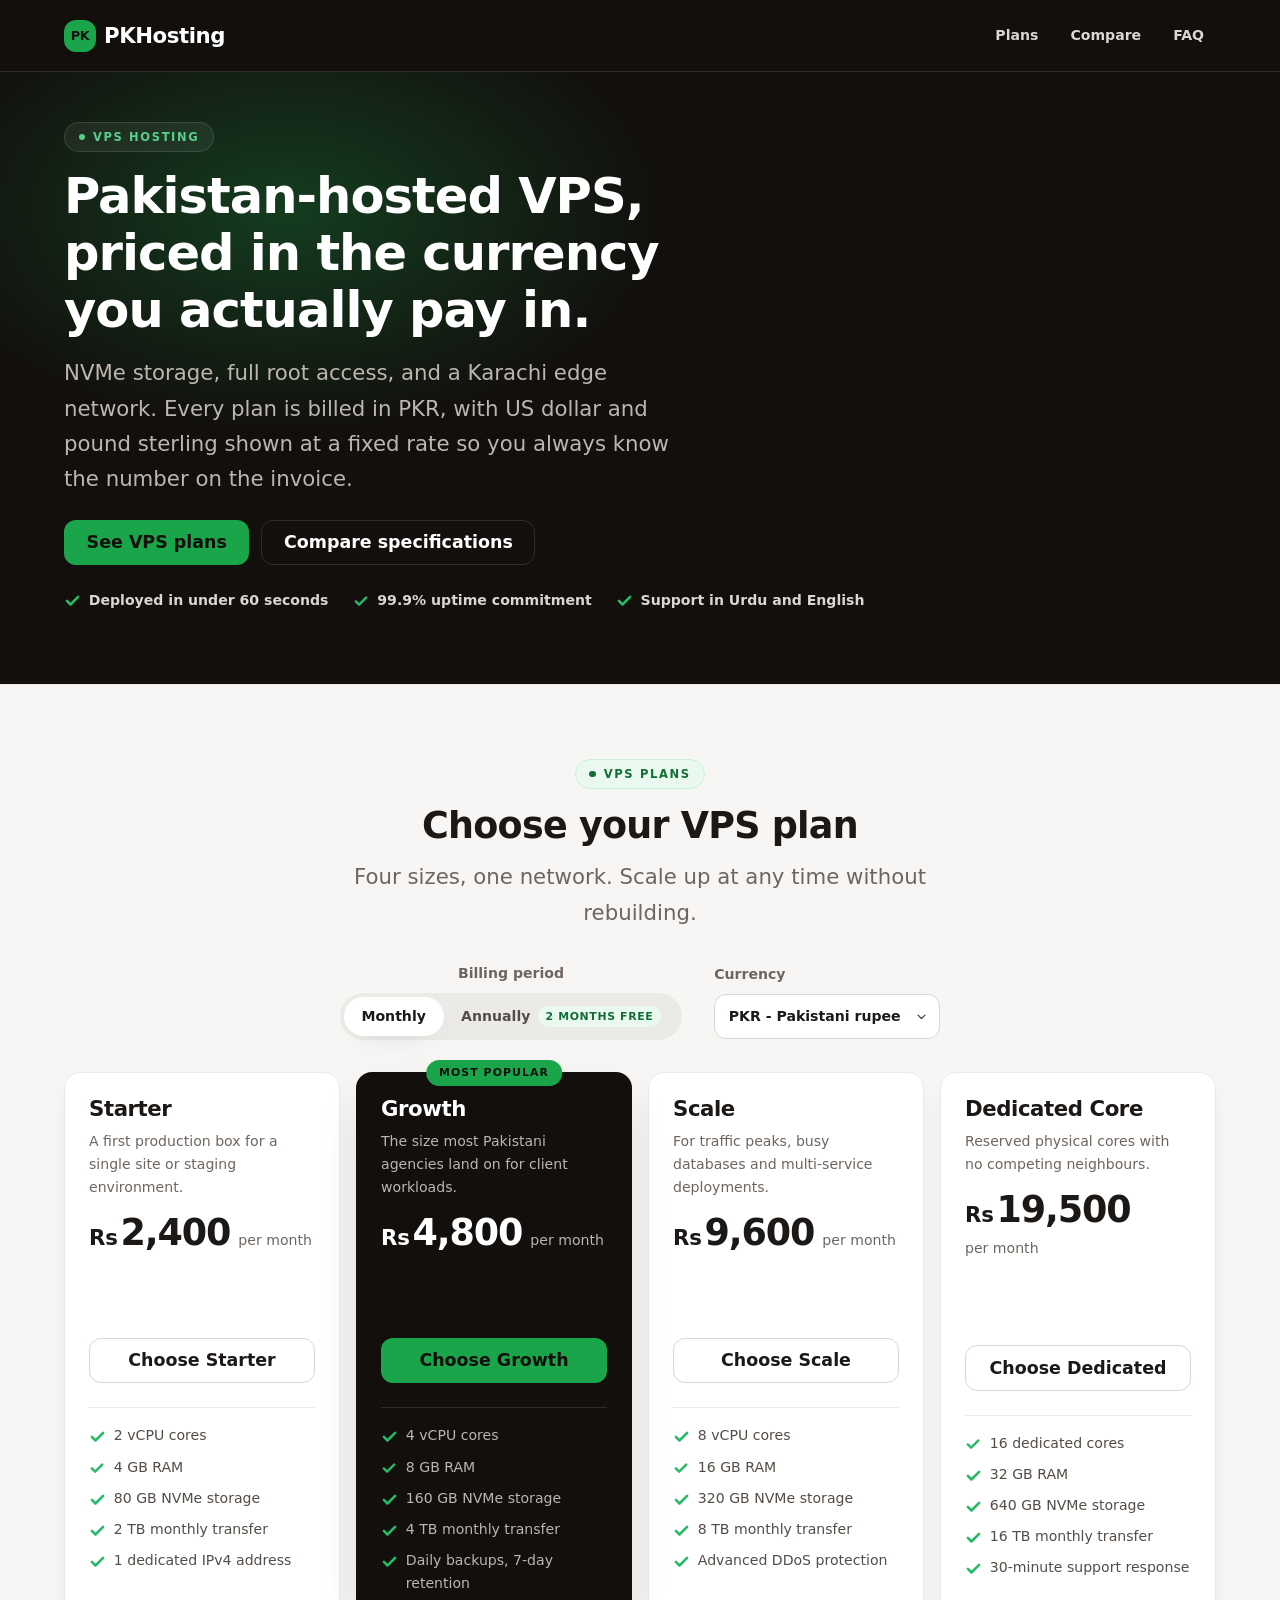
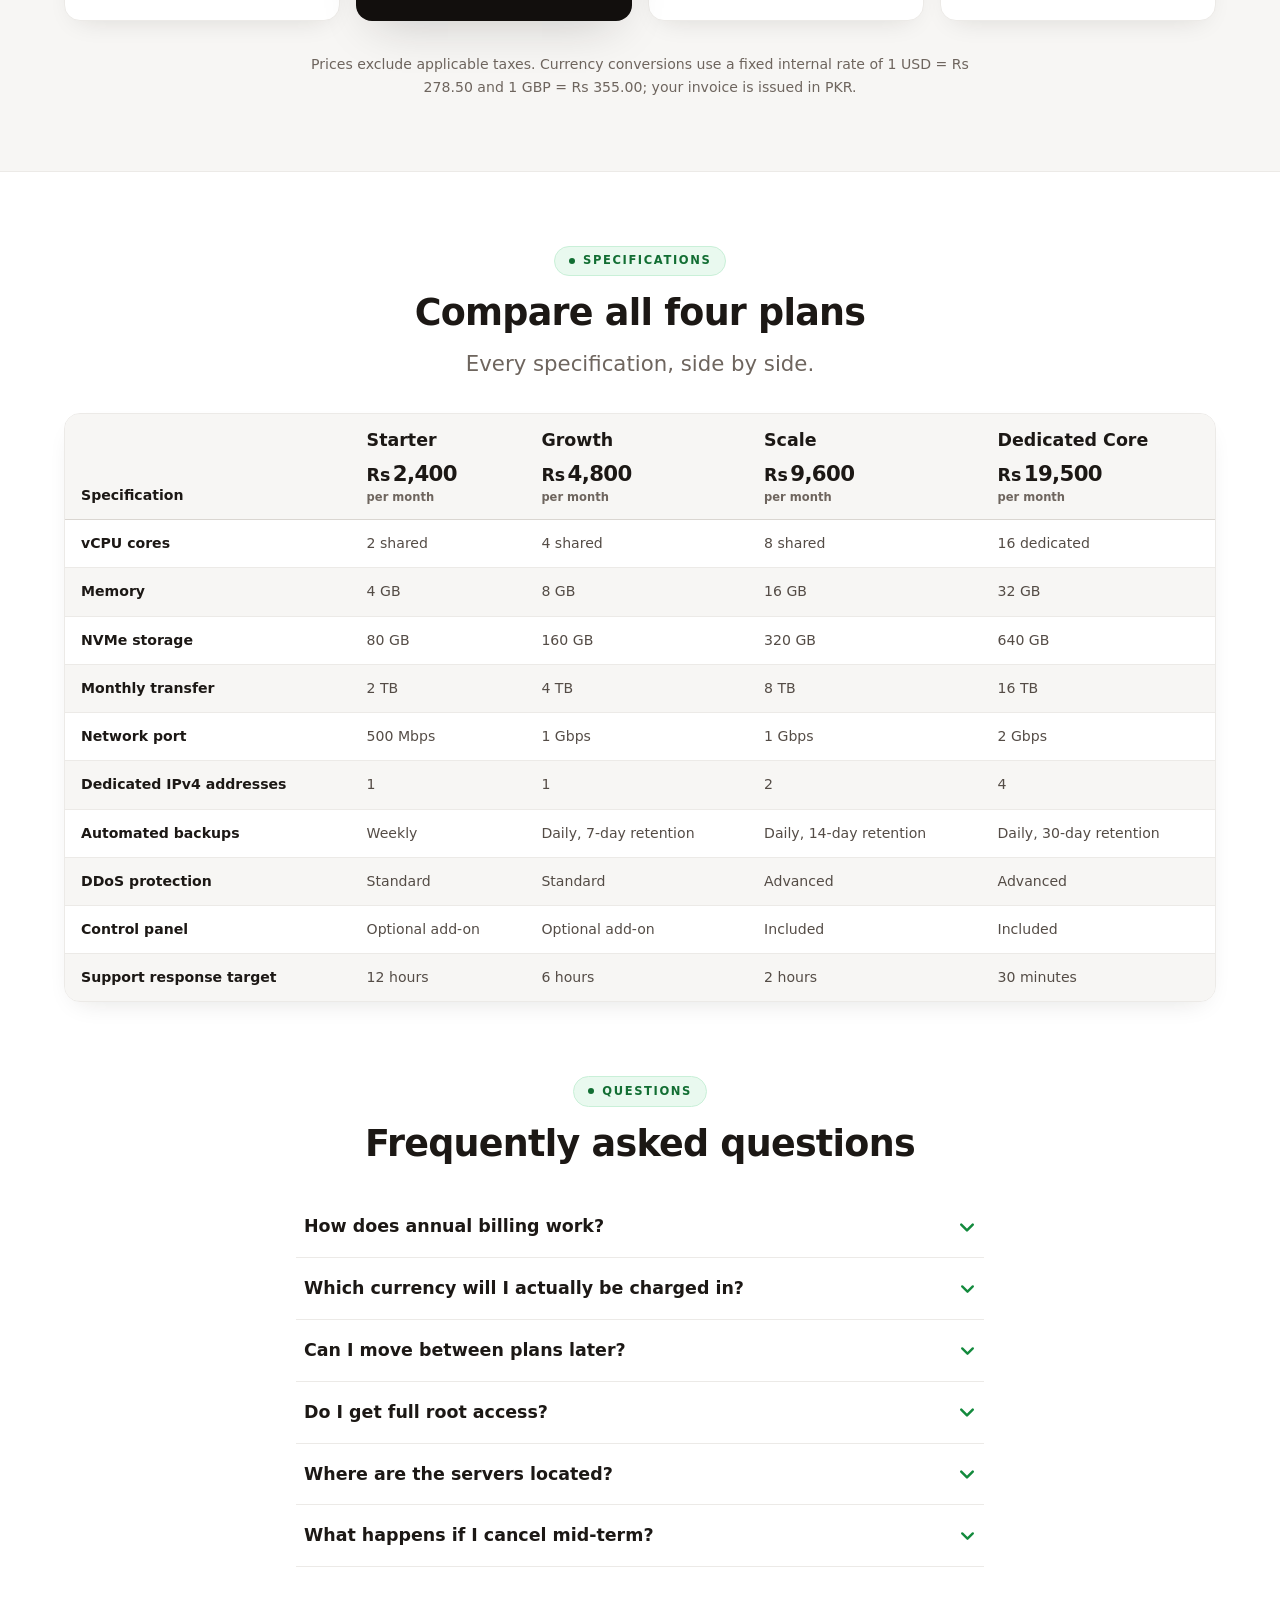
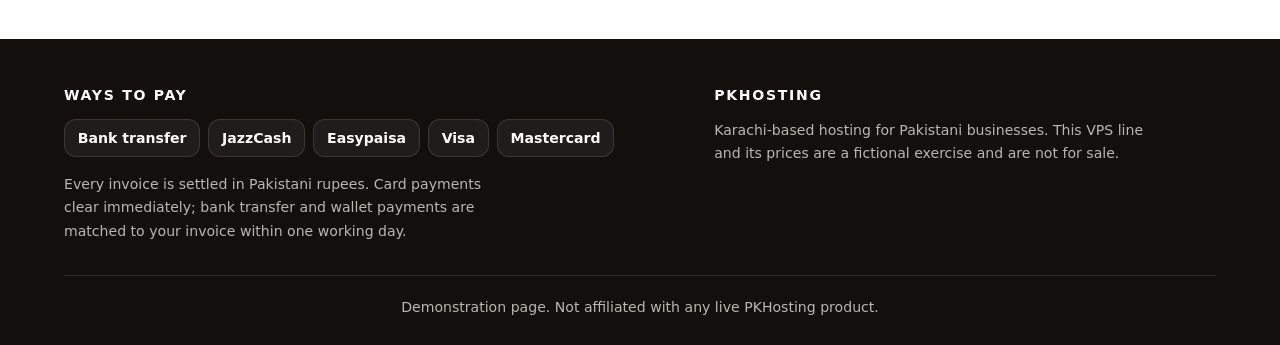
<file: index.html>
<!doctype html>
<html lang="en" class="no-js">
<head>
<meta charset="utf-8">
<meta name="viewport" content="width=device-width, initial-scale=1">
<title>VPS Hosting | PKHosting</title>
<meta name="description" content="VPS hosting plans for Pakistan. NVMe storage, full root access, and local support. Monthly or annual billing in PKR, USD or GBP.">
<link rel="stylesheet" href="css/styles.css">
<script>document.documentElement.classList.remove('no-js');</script>
</head>
<body>

<a class="skip-link" href="#main">Skip to main content</a>

<header class="site-header">
  <div class="wrap site-header__inner">
    <a class="brand" href="#main">
      <span class="brand__mark" aria-hidden="true">PK</span>
      <span class="brand__name">PKHosting</span>
    </a>
    <nav class="site-nav" aria-label="Primary">
      <ul class="site-nav__list">
        <li><a href="#plans">Plans</a></li>
        <li><a href="#compare">Compare</a></li>
        <li><a href="#faq">FAQ</a></li>
      </ul>
    </nav>
  </div>
</header>

<main id="main">

  <!-- Hero -->
  <section class="hero">
    <div class="wrap hero__inner">
      <p class="hero__eyebrow">VPS Hosting</p>
      <h1 class="hero__title">Pakistan-hosted VPS, priced in the currency you actually pay in.</h1>
      <p class="hero__lede">
        NVMe storage, full root access, and a Karachi edge network. Every plan is billed
        in PKR, with US dollar and pound sterling shown at a fixed rate so
        you always know the number on the invoice.
      </p>
      <p class="hero__actions">
        <a class="btn btn--primary" href="#plans">See VPS plans</a>
        <a class="btn btn--ghost" href="#compare">Compare specifications</a>
      </p>
      <ul class="hero__points">
        <li>Deployed in under 60 seconds</li>
        <li>99.9% uptime commitment</li>
        <li>Support in Urdu and English</li>
      </ul>
    </div>
  </section>

  <!-- Plans -->
  <section id="plans" class="plans" aria-labelledby="plans-heading">
    <div class="wrap">
      <div class="section-head">
        <p class="section-head__eyebrow">VPS plans</p>
        <h2 id="plans-heading">Choose your VPS plan</h2>
        <p class="section-head__lede">Four sizes, one network. Scale up at any time without rebuilding.</p>
      </div>

      <!-- Hidden without JS, so we never show a control that cannot do anything. -->
      <div class="controls js-only">
        <fieldset class="billing">
          <legend class="billing__legend">Billing period</legend>
          <div class="billing__options">
            <input type="radio" id="billing-monthly" name="billing" value="monthly" checked>
            <label for="billing-monthly">Monthly</label>
            <input type="radio" id="billing-annual" name="billing" value="annual">
            <label for="billing-annual">Annually <span class="billing__hint">2 months free</span></label>
          </div>
        </fieldset>

        <div class="currency">
          <label for="currency-select">Currency</label>
          <select id="currency-select" name="currency">
            <option value="PKR" selected>PKR - Pakistani rupee</option>
            <option value="USD">USD - US dollar</option>
            <option value="GBP">GBP - pound sterling</option>
          </select>
        </div>
      </div>

      <!-- Monthly PKR is the source of truth. data-plan keys the rewrite; text and key must not drift. -->
      <ul class="cards" role="list">

        <li class="card">
          <h3 class="card__name" id="plan-starter">Starter</h3>
          <p class="card__pitch">A first production box for a single site or staging environment.</p>
          <p class="card__price">
            <span class="price" data-plan="starter">
              <span class="price__symbol">Rs</span><span class="price__amount">2,400</span>
            </span>
            <span class="price__period">per month</span>
          </p>
          <p class="card__annual" data-annual-line hidden>
            <span class="card__annual-total"></span>
            <span class="card__annual-save"></span>
          </p>
          <p class="card__cta">
            <a class="btn btn--ghost btn--block" href="#compare" aria-describedby="plan-starter">Choose Starter</a>
          </p>
          <ul class="card__specs" role="list">
            <li>2 vCPU cores</li>
            <li>4 GB RAM</li>
            <li>80 GB NVMe storage</li>
            <li>2 TB monthly transfer</li>
            <li>1 dedicated IPv4 address</li>
          </ul>
        </li>

        <li class="card card--featured">
          <p class="card__flag">Most popular</p>
          <h3 class="card__name" id="plan-growth">Growth</h3>
          <p class="card__pitch">The size most Pakistani agencies land on for client workloads.</p>
          <p class="card__price">
            <span class="price" data-plan="growth">
              <span class="price__symbol">Rs</span><span class="price__amount">4,800</span>
            </span>
            <span class="price__period">per month</span>
          </p>
          <p class="card__annual" data-annual-line hidden>
            <span class="card__annual-total"></span>
            <span class="card__annual-save"></span>
          </p>
          <p class="card__cta">
            <a class="btn btn--primary btn--block" href="#compare" aria-describedby="plan-growth">Choose Growth</a>
          </p>
          <ul class="card__specs" role="list">
            <li>4 vCPU cores</li>
            <li>8 GB RAM</li>
            <li>160 GB NVMe storage</li>
            <li>4 TB monthly transfer</li>
            <li>Daily backups, 7-day retention</li>
          </ul>
        </li>

        <li class="card">
          <h3 class="card__name" id="plan-scale">Scale</h3>
          <p class="card__pitch">For traffic peaks, busy databases and multi-service deployments.</p>
          <p class="card__price">
            <span class="price" data-plan="scale">
              <span class="price__symbol">Rs</span><span class="price__amount">9,600</span>
            </span>
            <span class="price__period">per month</span>
          </p>
          <p class="card__annual" data-annual-line hidden>
            <span class="card__annual-total"></span>
            <span class="card__annual-save"></span>
          </p>
          <p class="card__cta">
            <a class="btn btn--ghost btn--block" href="#compare" aria-describedby="plan-scale">Choose Scale</a>
          </p>
          <ul class="card__specs" role="list">
            <li>8 vCPU cores</li>
            <li>16 GB RAM</li>
            <li>320 GB NVMe storage</li>
            <li>8 TB monthly transfer</li>
            <li>Advanced DDoS protection</li>
          </ul>
        </li>

        <li class="card">
          <h3 class="card__name" id="plan-dedicated">Dedicated Core</h3>
          <p class="card__pitch">Reserved physical cores with no competing neighbours.</p>
          <p class="card__price">
            <span class="price" data-plan="dedicated">
              <span class="price__symbol">Rs</span><span class="price__amount">19,500</span>
            </span>
            <span class="price__period">per month</span>
          </p>
          <p class="card__annual" data-annual-line hidden>
            <span class="card__annual-total"></span>
            <span class="card__annual-save"></span>
          </p>
          <p class="card__cta">
            <a class="btn btn--ghost btn--block" href="#compare" aria-describedby="plan-dedicated">Choose Dedicated</a>
          </p>
          <ul class="card__specs" role="list">
            <li>16 dedicated cores</li>
            <li>32 GB RAM</li>
            <li>640 GB NVMe storage</li>
            <li>16 TB monthly transfer</li>
            <li>30-minute support response</li>
          </ul>
        </li>

      </ul>

      <p class="plans__note">
        Prices exclude applicable taxes. Currency conversions use a fixed internal rate
        of 1 USD = Rs 278.50 and 1 GBP = Rs 355.00; your invoice is issued in PKR.
      </p>
    </div>
  </section>

  <!-- Comparison -->
  <section id="compare" class="compare" aria-labelledby="compare-heading">
    <div class="wrap">
      <div class="section-head">
        <p class="section-head__eyebrow">Specifications</p>
        <h2 id="compare-heading">Compare all four plans</h2>
        <p class="section-head__lede">Every specification, side by side.</p>
      </div>

      <!-- tabindex makes the overflow scrollable by keyboard; role+label name it on focus. -->
      <div class="table-scroll" tabindex="0" role="region" aria-labelledby="compare-heading">
        <table class="spec-table">
          <caption class="visually-hidden">
            VPS plan specifications compared across Starter, Growth, Scale and Dedicated Core.
          </caption>
          <thead>
            <tr>
              <th scope="col" class="spec-table__rowhead">Specification</th>
              <th scope="col">
                <span class="spec-table__plan">Starter</span>
                <span class="price" data-plan="starter">
                  <span class="price__symbol">Rs</span><span class="price__amount">2,400</span>
                </span>
                <span class="spec-table__period">per month</span>
              </th>
              <th scope="col" class="spec-table__col--featured">
                <span class="spec-table__plan">Growth</span>
                <span class="price" data-plan="growth">
                  <span class="price__symbol">Rs</span><span class="price__amount">4,800</span>
                </span>
                <span class="spec-table__period">per month</span>
              </th>
              <th scope="col">
                <span class="spec-table__plan">Scale</span>
                <span class="price" data-plan="scale">
                  <span class="price__symbol">Rs</span><span class="price__amount">9,600</span>
                </span>
                <span class="spec-table__period">per month</span>
              </th>
              <th scope="col">
                <span class="spec-table__plan">Dedicated Core</span>
                <span class="price" data-plan="dedicated">
                  <span class="price__symbol">Rs</span><span class="price__amount">19,500</span>
                </span>
                <span class="spec-table__period">per month</span>
              </th>
            </tr>
          </thead>
          <tbody>
            <tr>
              <th scope="row">vCPU cores</th>
              <td>2 shared</td>
              <td>4 shared</td>
              <td>8 shared</td>
              <td>16 dedicated</td>
            </tr>
            <tr>
              <th scope="row">Memory</th>
              <td>4 GB</td>
              <td>8 GB</td>
              <td>16 GB</td>
              <td>32 GB</td>
            </tr>
            <tr>
              <th scope="row">NVMe storage</th>
              <td>80 GB</td>
              <td>160 GB</td>
              <td>320 GB</td>
              <td>640 GB</td>
            </tr>
            <tr>
              <th scope="row">Monthly transfer</th>
              <td>2 TB</td>
              <td>4 TB</td>
              <td>8 TB</td>
              <td>16 TB</td>
            </tr>
            <tr>
              <th scope="row">Network port</th>
              <td>500 Mbps</td>
              <td>1 Gbps</td>
              <td>1 Gbps</td>
              <td>2 Gbps</td>
            </tr>
            <tr>
              <th scope="row">Dedicated IPv4 addresses</th>
              <td>1</td>
              <td>1</td>
              <td>2</td>
              <td>4</td>
            </tr>
            <tr>
              <th scope="row">Automated backups</th>
              <td>Weekly</td>
              <td>Daily, 7-day retention</td>
              <td>Daily, 14-day retention</td>
              <td>Daily, 30-day retention</td>
            </tr>
            <tr>
              <th scope="row">DDoS protection</th>
              <td>Standard</td>
              <td>Standard</td>
              <td>Advanced</td>
              <td>Advanced</td>
            </tr>
            <tr>
              <th scope="row">Control panel</th>
              <td>Optional add-on</td>
              <td>Optional add-on</td>
              <td>Included</td>
              <td>Included</td>
            </tr>
            <tr>
              <th scope="row">Support response target</th>
              <td>12 hours</td>
              <td>6 hours</td>
              <td>2 hours</td>
              <td>30 minutes</td>
            </tr>
          </tbody>
        </table>
      </div>
    </div>
  </section>

  <!-- FAQ -->
  <section id="faq" class="faq" aria-labelledby="faq-heading">
    <div class="wrap wrap--narrow">
      <div class="section-head">
        <p class="section-head__eyebrow">Questions</p>
        <h2 id="faq-heading">Frequently asked questions</h2>
      </div>

      <details class="faq__item">
        <summary>How does annual billing work?</summary>
        <div class="faq__body">
          <p>
            Annual plans are charged for ten months instead of twelve, so two months are
            free. The full year is invoiced once, up front, and the per-month figure shown
            on annual cards is that yearly total divided by twelve.
          </p>
        </div>
      </details>

      <details class="faq__item">
        <summary>Which currency will I actually be charged in?</summary>
        <div class="faq__body">
          <p>
            Every invoice is issued in Pakistani rupees. US dollar and pound sterling
            figures are shown for reference at a fixed internal rate and are not a
            live market quote, so what you see here is what appears on the invoice.
          </p>
        </div>
      </details>

      <details class="faq__item">
        <summary>Can I move between plans later?</summary>
        <div class="faq__body">
          <p>
            Yes. Upgrades apply immediately with the remaining balance credited against
            the new plan. Downgrades take effect at the start of your next billing period
            so you keep the resources you have already paid for.
          </p>
        </div>
      </details>

      <details class="faq__item">
        <summary>Do I get full root access?</summary>
        <div class="faq__body">
          <p>
            All four plans include full root access over SSH, your own kernel, and a
            console you can reach even if the network configuration is broken. A control
            panel is available if you would rather not work at the command line.
          </p>
        </div>
      </details>

      <details class="faq__item">
        <summary>Where are the servers located?</summary>
        <div class="faq__body">
          <p>
            The VPS fleet is hosted in Karachi with an onward peering route through Dubai.
            For visitors inside Pakistan this keeps round-trip latency well below what an
            equivalent server in Europe or North America can offer.
          </p>
        </div>
      </details>

      <details class="faq__item">
        <summary>What happens if I cancel mid-term?</summary>
        <div class="faq__body">
          <p>
            Monthly plans can be cancelled before the next renewal date with no fee.
            Annual plans are refundable on a pro-rata basis for the unused whole months,
            less the two months that were given free at the start of the term.
          </p>
        </div>
      </details>
    </div>
  </section>

  <!-- Summarises the change; re-reading all eight prices on every toggle is unusable. -->
  <p id="price-announcer" class="visually-hidden" role="status" aria-live="polite" aria-atomic="true"></p>

</main>

<footer class="site-footer">
  <div class="wrap site-footer__inner">

    <section class="payments" aria-labelledby="payments-heading">
      <h2 id="payments-heading" class="site-footer__heading">Ways to pay</h2>
      <ul class="payments__list" role="list">
        <li class="payment">Bank transfer</li>
        <li class="payment">JazzCash</li>
        <li class="payment">Easypaisa</li>
        <li class="payment">Visa</li>
        <li class="payment">Mastercard</li>
      </ul>
      <p class="payments__note">
        Every invoice is settled in Pakistani rupees. Card payments clear immediately;
        bank transfer and wallet payments are matched to your invoice within one working day.
      </p>
    </section>

    <section class="site-footer__about" aria-labelledby="about-heading">
      <h2 id="about-heading" class="site-footer__heading">PKHosting</h2>
      <p>
        Karachi-based hosting for Pakistani businesses. This VPS line and its prices are
        a fictional exercise and are not for sale.
      </p>
    </section>

  </div>
  <div class="wrap">
    <p class="site-footer__legal">
      <small>Demonstration page. Not affiliated with any live PKHosting product.</small>
    </p>
  </div>
</footer>

<!-- Deliberately not deferred: the restored currency and period must be applied before the first paint. -->
<script src="js/pricing.js"></script>

</body>
</html>
</file>
<file: css/styles.css>
/* ============================================================================
   PKHosting VPS Hosting
   ----------------------------------------------------------------------------
   1  Tokens
   2  Base
   3  Utilities
   4  Buttons
   5  Header
   6  Hero
   7  Section heads
   8  Controls
   9  Plan cards
   10 Comparison table
   11 FAQ
   12 Footer
   13 Motion
   ========================================================================== */


/* 1  Tokens ================================================================ */

:root {
  /* Palette. Warm neutrals, not blue greys, and the green/red of the flag. */
  --brand-50:  #e9f9ef;
  --brand-100: #c9f0d8;
  --brand-300: #57cf8a;
  --brand-400: #28b968;
  --brand-500: #1aa54a;
  --brand-600: #138a3d;
  --brand-700: #126e33;

  --ink-50:  #f7f6f4;
  --ink-100: #eceae7;
  --ink-200: #dad6d1;
  --ink-300: #bcb6af;
  --ink-500: #6e655e;
  --ink-600: #544c46;
  --ink-900: #1c1815;
  --ink-950: #120f0d;

  /* Semantic. Green never carries text on white: brand-500 is 3.2:1 there.
     It fills, and near-black sits on top of it at 5.9:1. */
  --surface:          #ffffff;
  --surface-sunken:   var(--ink-50);
  --surface-inverse:  var(--ink-950);
  --text:             var(--ink-900);
  --text-body:        var(--ink-600);   /* 8.4:1 on white */
  --text-muted:       var(--ink-500);   /* 5.7:1 on white */
  --text-on-inverse:  #ffffff;
  --text-body-inverse:var(--ink-300);   /* 9.5:1 on ink-950 */
  --accent-on-light:  var(--brand-700); /* 6.4:1 on white */
  --accent-on-dark:   var(--brand-300); /* 9.7:1 on ink-950 */
  --border:           var(--ink-100);
  --border-strong:    var(--ink-200);
  --border-inverse:   #ffffff1f;
  --focus:            var(--brand-600);
  --focus-inverse:    var(--brand-300);

  /* Type. Webfonts would cost a network request, so the stack is local. */
  --font: system-ui, -apple-system, "Segoe UI", Roboto, "Helvetica Neue", Arial, sans-serif;

  --step--1: clamp(0.82rem, 0.79rem + 0.13vw, 0.88rem);
  --step-0:  clamp(1rem, 0.96rem + 0.17vw, 1.09rem);
  --step-1:  clamp(1.15rem, 1.08rem + 0.32vw, 1.33rem);
  --step-3:  clamp(1.65rem, 1.4rem + 1.1vw, 2.3rem);
  --step-4:  clamp(2rem, 1.55rem + 2vw, 3.1rem);

  /* Space */
  --sp-1: 0.25rem;
  --sp-2: 0.5rem;
  --sp-3: 0.75rem;
  --sp-4: 1rem;
  --sp-5: 1.5rem;
  --sp-6: 2rem;
  --sp-7: 3rem;
  --sp-8: 4.5rem;

  --radius:    0.75rem;
  --radius-lg: 1rem;
  --radius-pill: 999px;

  /* Shadows are tinted with the warm ink, not with grey. */
  --shadow-soft: 0 10px 28px -14px #1c181529;
  --shadow-card: 0 18px 48px -18px #1c181538;

  --wrap: 75rem;
  --wrap-narrow: 46rem;
}


/* 2  Base ================================================================== */

*,
*::before,
*::after {
  box-sizing: border-box;
}

body {
  margin: 0;
  font-family: var(--font);
  font-size: var(--step-0);
  line-height: 1.65;
  color: var(--text-body);
  background: var(--surface);
  -webkit-text-size-adjust: 100%;
}

h1, h2, h3 {
  margin: 0;
  color: var(--text);
  line-height: 1.15;
  letter-spacing: -0.02em;
  text-wrap: balance;
}

h1 { font-size: var(--step-4); font-weight: 800; }
h2 { font-size: var(--step-3); font-weight: 800; }
h3 { font-size: var(--step-1); font-weight: 700; }

p { margin: 0; }

ul {
  margin: 0;
  padding: 0;
  list-style: none;
}

a { color: var(--accent-on-light); }

img, svg { max-width: 100%; }

/* Digits in prices and specs should not jitter as they change width. */
.price__amount,
.spec-table td,
.card__annual {
  font-variant-numeric: tabular-nums;
}


/* 3  Utilities ============================================================= */

.wrap {
  width: 100%;
  max-width: var(--wrap);
  margin-inline: auto;
  padding-inline: var(--sp-4);
}

.wrap--narrow { max-width: var(--wrap-narrow); }

@media (min-width: 40em) {
  .wrap { padding-inline: var(--sp-5); }
}

.visually-hidden {
  position: absolute;
  width: 1px;
  height: 1px;
  margin: -1px;
  padding: 0;
  border: 0;
  overflow: hidden;
  clip-path: inset(50%);
  white-space: nowrap;
}

.skip-link {
  position: absolute;
  left: var(--sp-4);
  top: -4rem;
  z-index: 20;
  padding: var(--sp-3) var(--sp-4);
  border-radius: 0 0 var(--radius) var(--radius);
  background: var(--surface);
  color: var(--text);
  font-weight: 700;
  text-decoration: none;
}

.skip-link:focus {
  top: 0;
}

/* The billing and currency controls do nothing without scripting. */
.no-js .js-only {
  display: none;
}

:focus-visible {
  outline: 3px solid var(--focus);
  outline-offset: 2px;
}

.site-header :focus-visible,
.hero :focus-visible,
.site-footer :focus-visible,
.card--featured :focus-visible {
  outline-color: var(--focus-inverse);
}


/* 4  Buttons =============================================================== */

.btn {
  display: inline-flex;
  align-items: center;
  justify-content: center;
  gap: var(--sp-2);
  padding: 0.7rem 1.35rem;
  border: 1px solid transparent;
  border-radius: var(--radius);
  font: inherit;
  font-weight: 700;
  line-height: 1.2;
  text-decoration: none;
  cursor: pointer;
  transition: background-color 150ms ease, border-color 150ms ease, transform 150ms ease;
}

.btn--primary {
  background: var(--brand-500);
  color: var(--ink-950);   /* 5.9:1, the same pairing PKHosting uses */
}

.btn--primary:hover {
  background: var(--brand-400);
}

.btn--ghost {
  background: transparent;
  border-color: var(--border-strong);
  color: var(--text);
}

.btn--ghost:hover {
  background: var(--ink-50);
  border-color: var(--ink-300);
}

.btn--block {
  width: 100%;
}

/* On dark ground the ghost outline needs to borrow the inverse tokens. */
.hero .btn--ghost,
.card--featured .btn--ghost {
  border-color: var(--border-inverse);
  color: var(--text-on-inverse);
}

.hero .btn--ghost:hover,
.card--featured .btn--ghost:hover {
  background: #ffffff14;
  border-color: #ffffff3d;
}


/* 5  Header ================================================================ */

.site-header {
  background: var(--surface-inverse);
  color: var(--text-on-inverse);
  border-bottom: 1px solid var(--border-inverse);
}

.site-header__inner {
  display: flex;
  flex-wrap: wrap;
  align-items: center;
  justify-content: space-between;
  gap: var(--sp-3) var(--sp-5);
  padding-block: var(--sp-4);
}

.brand {
  display: inline-flex;
  align-items: center;
  gap: var(--sp-2);
  color: var(--text-on-inverse);
  font-weight: 800;
  font-size: var(--step-0);
  letter-spacing: -0.02em;
  text-decoration: none;
}

.brand__mark {
  display: grid;
  place-items: center;
  width: 1.75rem;
  height: 1.75rem;
  border-radius: var(--radius);
  background: var(--brand-500);
  color: var(--ink-950);
  font-size: 0.8rem;
  font-weight: 800;
}

.site-nav__list {
  display: flex;
  flex-wrap: wrap;
  gap: var(--sp-1);
}

.site-nav__list a {
  display: inline-block;
  padding: var(--sp-2);
  border-radius: var(--radius);
  color: var(--ink-200);
  font-size: 0.78rem;
  font-weight: 600;
  text-decoration: none;
}

/* Room to breathe once the header is no longer close to wrapping. */
@media (min-width: 40em) {
  .brand { font-size: var(--step-1); }

  .brand__mark {
    width: 2rem;
    height: 2rem;
  }

  .site-nav__list { gap: var(--sp-2); }

  .site-nav__list a {
    padding: var(--sp-2) var(--sp-3);
    font-size: var(--step--1);
  }
}

.site-nav__list a:hover {
  background: #ffffff14;
  color: var(--text-on-inverse);
}


/* 6  Hero ================================================================== */

.hero {
  position: relative;
  isolation: isolate;
  background: var(--surface-inverse);
  color: var(--text-body-inverse);
  overflow: hidden;
}

/* The green wash behind the headline, drawn rather than downloaded. */
.hero::before {
  content: "";
  position: absolute;
  inset: -30% 35% 25% -20%;
  z-index: -1;
  background: radial-gradient(closest-side, #1aa54a4d, transparent 70%);
  pointer-events: none;
}

.hero__inner {
  padding-block: var(--sp-7) var(--sp-8);
}

.hero__title {
  max-width: 20ch;
}

.hero__eyebrow,
.section-head__eyebrow {
  display: inline-flex;
  align-items: center;
  gap: var(--sp-2);
  margin-bottom: var(--sp-4);
  padding: 0.3rem 0.85rem;
  border-radius: var(--radius-pill);
  font-size: 0.72rem;
  font-weight: 800;
  letter-spacing: 0.14em;
  text-transform: uppercase;
}

.hero__eyebrow::before,
.section-head__eyebrow::before {
  content: "";
  width: 0.4rem;
  height: 0.4rem;
  border-radius: 50%;
  background: currentColor;
}

.hero__eyebrow {
  border: 1px solid var(--border-inverse);
  background: #ffffff0f;
  color: var(--accent-on-dark);
}

.hero__title {
  color: var(--text-on-inverse);
}

.hero__lede {
  margin-top: var(--sp-4);
  max-width: 38rem;
  font-size: var(--step-1);
}

.hero__actions {
  display: flex;
  flex-wrap: wrap;
  gap: var(--sp-3);
  margin-top: var(--sp-5);
}

.hero__points {
  display: flex;
  flex-wrap: wrap;
  gap: var(--sp-3) var(--sp-5);
  margin-top: var(--sp-5);
  font-size: var(--step--1);
  font-weight: 600;
  color: var(--ink-200);
}

.hero__points li {
  display: flex;
  align-items: center;
  gap: var(--sp-2);
}

.hero__points li::before,
.card__specs li::before {
  content: "";
  flex: none;
  width: 1.05rem;
  height: 1.05rem;
  background: no-repeat center / contain
    url("data:image/svg+xml,%3Csvg xmlns='http://www.w3.org/2000/svg' viewBox='0 0 16 16' fill='none' stroke='%2328b968' stroke-width='2.4' stroke-linecap='round' stroke-linejoin='round'%3E%3Cpath d='m2.8 8.4 3.3 3.3L13.2 4.6'/%3E%3C/svg%3E");
}


/* 7  Section heads ========================================================= */

.plans,
.compare,
.faq {
  padding-block: var(--sp-7);
}

@media (min-width: 48em) {
  .plans,
  .compare,
  .faq {
    padding-block: var(--sp-8);
  }
}

/*
  These two sit on the same white ground with no divider between them, so the
  gap should be one section's worth of padding, not two.
*/
.compare + .faq {
  padding-block-start: 0;
}

.plans {
  background: var(--surface-sunken);
  border-block: 1px solid var(--border);
}

.section-head {
  max-width: 42rem;
  margin-inline: auto;
  margin-bottom: var(--sp-6);
  text-align: center;
}

.section-head__eyebrow {
  border: 1px solid var(--brand-100);
  background: var(--brand-50);
  color: var(--accent-on-light);
}

.section-head__lede {
  margin-top: var(--sp-3);
  font-size: var(--step-1);
  color: var(--text-muted);
}


/* 8  Controls ============================================================== */

.controls {
  display: flex;
  flex-wrap: wrap;
  align-items: center;
  justify-content: center;
  gap: var(--sp-4) var(--sp-6);
  margin-bottom: var(--sp-6);
}

.billing {
  margin: 0;
  padding: 0;
  border: 0;
  min-inline-size: 0;   /* fieldsets refuse to shrink without this */
  text-align: center;
}

.billing__legend,
.currency label {
  padding: 0;
  font-size: var(--step--1);
  font-weight: 700;
  color: var(--text-muted);
}

.billing__legend {
  display: block;
  margin-bottom: var(--sp-2);
}

/* Segmented control built from real radios, so arrow keys work as expected. */
.billing__options {
  position: relative;
  display: inline-flex;
  padding: var(--sp-1);
  border-radius: var(--radius-pill);
  background: var(--ink-100);
}

.billing__options input {
  position: absolute;
  width: 1px;
  height: 1px;
  opacity: 0;
}

.billing__options label {
  display: inline-flex;
  align-items: center;
  gap: var(--sp-2);
  padding: 0.5rem 1.1rem;
  border-radius: var(--radius-pill);
  font-size: var(--step--1);
  font-weight: 700;
  color: var(--text-body);
  white-space: nowrap;
  cursor: pointer;
  transition: background-color 150ms ease, color 150ms ease;
}

.billing__options input:checked + label {
  background: var(--surface);
  color: var(--text);
  box-shadow: var(--shadow-soft);
}

.billing__options input:focus-visible + label {
  outline: 3px solid var(--focus);
  outline-offset: 2px;
}

.billing__hint {
  padding: 0.1rem 0.45rem;
  border-radius: var(--radius-pill);
  background: var(--brand-50);
  color: var(--accent-on-light);
  font-size: 0.68rem;
  font-weight: 800;
  letter-spacing: 0.06em;
  text-transform: uppercase;
}

.currency {
  display: flex;
  flex-direction: column;
  gap: var(--sp-2);
  text-align: center;
}

/* Stacked, the label reads as part of the centred column; alongside the
   billing pill it lines up with its own select instead. */
@media (min-width: 40em) {
  .currency {
    text-align: left;
  }
}

.currency select {
  -webkit-appearance: none;
  appearance: none;
  padding: 0.6rem 2.4rem 0.6rem 0.85rem;
  border: 1px solid var(--border-strong);
  border-radius: var(--radius);
  background: var(--surface) no-repeat right 0.75rem center / 0.7rem
    url("data:image/svg+xml,%3Csvg xmlns='http://www.w3.org/2000/svg' viewBox='0 0 16 16' fill='none' stroke='%23544c46' stroke-width='2' stroke-linecap='round' stroke-linejoin='round'%3E%3Cpath d='m3 6 5 5 5-5'/%3E%3C/svg%3E");
  font: inherit;
  font-size: var(--step--1);
  font-weight: 600;
  color: var(--text);
  cursor: pointer;
}

.currency select:hover {
  border-color: var(--ink-300);
}


/* 9  Plan cards ============================================================ */

.cards {
  display: grid;
  gap: var(--sp-6) var(--sp-4);
  grid-template-columns: repeat(auto-fit, minmax(15rem, 1fr));
}

.card {
  display: flex;
  flex-direction: column;
  min-width: 0;            /* keeps long spec text from widening the page */
  height: 100%;
  padding: var(--sp-5);
  border: 1px solid var(--border);
  border-radius: var(--radius-lg);
  background: var(--surface);
  box-shadow: var(--shadow-soft);
}

.card--featured {
  position: relative;
  border-color: transparent;
  background: var(--surface-inverse);
  color: var(--text-body-inverse);
  box-shadow: var(--shadow-card);
}

.card--featured .card__name,
.card--featured .price {
  color: var(--text-on-inverse);
}

.card__flag {
  position: absolute;
  top: 0;
  left: 50%;
  transform: translate(-50%, -50%);
  padding: 0.25rem 0.8rem;
  border-radius: var(--radius-pill);
  background: var(--brand-500);
  color: var(--ink-950);
  font-size: 0.68rem;
  font-weight: 800;
  letter-spacing: 0.1em;
  text-transform: uppercase;
  white-space: nowrap;
}

.card__pitch {
  min-height: 3.3em;   /* two lines, so the price below never sits lower */
  margin-top: var(--sp-2);
  font-size: var(--step--1);
  color: var(--text-muted);
}

.card--featured .card__pitch {
  color: var(--text-body-inverse);
}

.card__price {
  display: flex;
  align-items: baseline;
  flex-wrap: wrap;
  gap: var(--sp-2);
  margin-top: var(--sp-4);
}

.price {
  display: inline-flex;
  align-items: baseline;
  gap: 0.15rem;
  color: var(--text);
  line-height: 1;
}

.price__symbol {
  font-size: var(--step-1);
  font-weight: 700;
}

.price__amount {
  font-size: var(--step-3);
  font-weight: 800;
  letter-spacing: -0.03em;
}

.price__period {
  font-size: var(--step--1);
  color: var(--text-muted);
}

.card--featured .price__period {
  color: var(--text-body-inverse);
}

/*
  Height is reserved here whenever scripting is on, so switching to annual
  fills the gap instead of pushing the card taller. The pricing module drops
  the hidden attribute once at start-up; without it the block stays out of
  the flow and no space is wasted.
*/
.card__annual {
  display: flex;
  flex-direction: column;
  align-items: flex-start;
  gap: var(--sp-2);
  min-height: 3.6rem;
  margin-top: var(--sp-3);
  font-size: var(--step--1);
}

.card__annual-total {
  font-weight: 600;
  color: var(--text);
}

.card--featured .card__annual-total {
  color: var(--text-on-inverse);
}

.card__annual-save:not(:empty) {
  padding: 0.15rem 0.6rem;
  border-radius: var(--radius-pill);
  background: var(--brand-50);
  color: var(--accent-on-light);
  font-weight: 800;
}

.card--featured .card__annual-save:not(:empty) {
  background: #28b96829;
  color: var(--accent-on-dark);
}

.card__cta {
  margin-top: var(--sp-4);
}

.card__specs {
  display: flex;
  flex-direction: column;
  gap: var(--sp-2);
  margin-top: var(--sp-5);
  padding-top: var(--sp-4);
  border-top: 1px solid var(--border);
  font-size: var(--step--1);
}

.card--featured .card__specs {
  border-top-color: var(--border-inverse);
}

.card__specs li {
  display: flex;
  align-items: flex-start;
  gap: var(--sp-2);
}

.card__specs li::before {
  margin-top: 0.25rem;
}

.plans__note {
  max-width: 44rem;
  margin: var(--sp-6) auto 0;
  font-size: var(--step--1);
  color: var(--text-muted);
  text-align: center;
}


/* 10  Comparison table ===================================================== */

/*
  Horizontal scroll is confined to this container. The page never scrolls
  sideways; the table is allowed to, visibly.
*/
.table-scroll {
  overflow-x: auto;
  border: 1px solid var(--border);
  border-radius: var(--radius-lg);
  background: var(--surface);
  box-shadow: var(--shadow-soft);
}

.table-scroll:focus-visible {
  outline: 3px solid var(--focus);
  outline-offset: 3px;
}

.spec-table {
  width: 100%;
  min-width: 48rem;
  border-collapse: collapse;
  font-size: var(--step--1);
}

.spec-table th,
.spec-table td {
  padding: var(--sp-3) var(--sp-4);
  text-align: left;
  vertical-align: top;
  border-bottom: 1px solid var(--border);
}

.spec-table thead th {
  border-bottom: 1px solid var(--border-strong);
  background: var(--ink-50);
  color: var(--text);
  vertical-align: bottom;
}

.spec-table__plan {
  display: block;
  font-size: var(--step-0);
  font-weight: 800;
}

.spec-table thead .price {
  margin-top: var(--sp-2);
}

.spec-table thead .price__amount {
  font-size: var(--step-1);
}

.spec-table thead .price__symbol {
  font-size: var(--step-0);
}

.spec-table__period {
  display: block;
  font-size: 0.72rem;
  font-weight: 600;
  color: var(--text-muted);
}

.spec-table__col--featured {
  background: var(--brand-50);
}

/*
  The row header stays put while the plan columns scroll, so a spec name is
  never lost off the left edge.
*/
.spec-table tbody th {
  position: sticky;
  left: 0;
  z-index: 1;
  background: var(--surface);
  color: var(--text);
  font-weight: 700;
  box-shadow: 1px 0 0 var(--border);
}

.spec-table thead .spec-table__rowhead {
  left: 0;
  z-index: 2;
  position: sticky;
  box-shadow: 1px 0 0 var(--border);
}

.spec-table tbody tr:nth-child(even) th,
.spec-table tbody tr:nth-child(even) td {
  background: var(--ink-50);
}

.spec-table tbody tr:last-child th,
.spec-table tbody tr:last-child td {
  border-bottom: 0;
}


/* 11  FAQ ================================================================== */

.faq__item {
  border-bottom: 1px solid var(--border);
}

.faq__item summary {
  display: flex;
  align-items: center;
  justify-content: space-between;
  gap: var(--sp-4);
  padding: var(--sp-4) var(--sp-2);
  color: var(--text);
  font-size: var(--step-0);
  font-weight: 700;
  cursor: pointer;
  list-style: none;
}

.faq__item summary::-webkit-details-marker {
  display: none;
}

.faq__item summary::after {
  content: "";
  flex: none;
  width: 1.1rem;
  height: 1.1rem;
  background: no-repeat center / contain
    url("data:image/svg+xml,%3Csvg xmlns='http://www.w3.org/2000/svg' viewBox='0 0 16 16' fill='none' stroke='%23138a3d' stroke-width='2.2' stroke-linecap='round' stroke-linejoin='round'%3E%3Cpath d='m3 6 5 5 5-5'/%3E%3C/svg%3E");
  transition: transform 180ms ease;
}

.faq__item[open] summary::after {
  transform: rotate(180deg);
}

.faq__item summary:hover {
  color: var(--accent-on-light);
}

.faq__body {
  padding: 0 var(--sp-2) var(--sp-5);
  max-width: 60ch;
}


/* 12  Footer =============================================================== */

.site-footer {
  padding-block: var(--sp-7) var(--sp-5);
  background: var(--surface-inverse);
  color: var(--text-body-inverse);
}

.site-footer__inner {
  display: grid;
  gap: var(--sp-6);
  align-items: start;
}

@media (min-width: 48em) {
  .site-footer__inner {
    grid-template-columns: 1.2fr 1fr;
    gap: var(--sp-7);
  }
}

.site-footer__heading {
  font-size: var(--step--1);
  font-weight: 800;
  letter-spacing: 0.12em;
  text-transform: uppercase;
  color: var(--text-on-inverse);
}

.payments__list {
  display: flex;
  flex-wrap: wrap;
  gap: var(--sp-2);
  margin-top: var(--sp-4);
}

/*
  Payment marks are set in type rather than fetched as images: nothing is
  hotlinked and the page makes no requests at all.
*/
.payment {
  padding: 0.4rem 0.8rem;
  border: 1px solid var(--border-inverse);
  border-radius: var(--radius);
  background: #ffffff0f;
  color: var(--text-on-inverse);
  font-size: var(--step--1);
  font-weight: 700;
  white-space: nowrap;
}

.payments__note,
.site-footer__about p {
  margin-top: var(--sp-4);
  font-size: var(--step--1);
  max-width: 48ch;
}

.site-footer__legal {
  margin-top: var(--sp-6);
  padding-top: var(--sp-4);
  border-top: 1px solid var(--border-inverse);
  color: var(--ink-300);
  text-align: center;
}

.site-footer__legal small {
  font-size: var(--step--1);
}


/* 13  Motion =============================================================== */

@media (prefers-reduced-motion: reduce) {
  *,
  *::before,
  *::after {
    animation-duration: 0.01ms !important;
    animation-iteration-count: 1 !important;
    transition-duration: 0.01ms !important;
    scroll-behavior: auto !important;
  }
}
</file>
